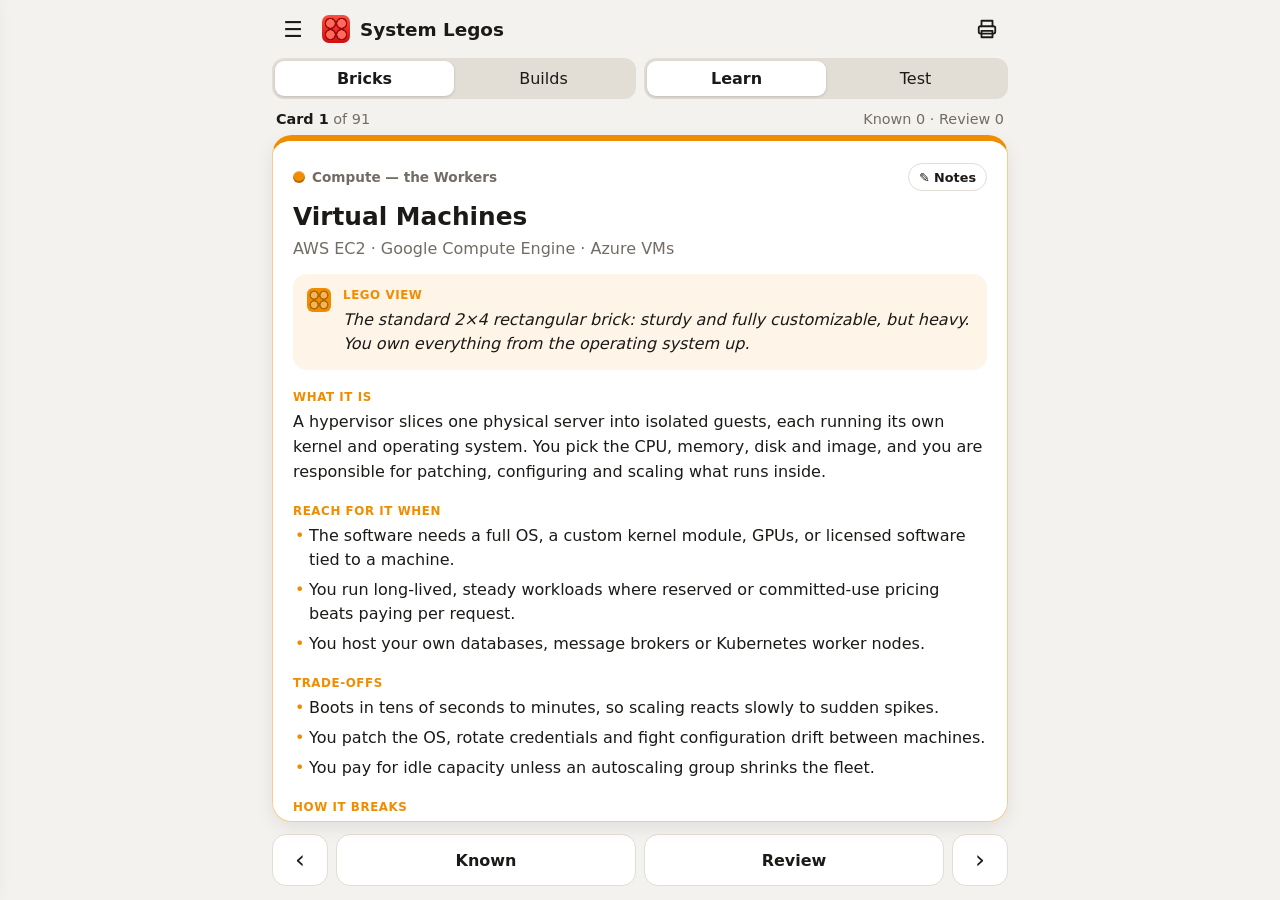
<file: index.html>
<!DOCTYPE html>
<html lang="en">
<head>
    <meta charset="utf-8">
    <title>System Legos</title>
    <meta http-equiv="refresh" content="0; url=web/">
    <link rel="canonical" href="web/">
</head>
<body>
    <p><a href="web/">Open System Legos</a></p>
</body>
</html>
</file>
<file: web/app.css>
:root {
    --lego: #d01012;
    --lego-light: #ff4d3d;
    --bg: #f4f2ee;
    --card: #ffffff;
    --text: #1c1a17;
    --muted: #726c64;
    --faint: #aca59d;
    --line: #e2ddd5;
    --green: #2e9e5b;
    --orange: #e0791f;
    --purple: #8a4fc7;
    --accent: var(--lego);
    --ui: system-ui, -apple-system, "Segoe UI", Roboto, sans-serif;
    color-scheme: light dark;
}

@media (prefers-color-scheme: dark) {
    :root {
        --bg: #141311;
        --card: #211f1c;
        --text: #f1ede7;
        --muted: #a59e95;
        --faint: #6d665f;
        --line: #38342f;
    }
}

* { box-sizing: border-box; }

html, body {
    margin: 0;
    height: 100%;
    background: var(--bg);
    color: var(--text);
    font-family: var(--ui);
    -webkit-tap-highlight-color: transparent;
}

button {
    font: inherit;
    color: inherit;
    cursor: pointer;
}

#app {
    display: flex;
    flex-direction: column;
    height: 100dvh;
    max-width: 760px;
    margin: 0 auto;
    padding: env(safe-area-inset-top) 12px env(safe-area-inset-bottom);
}

.topbar {
    display: flex;
    align-items: center;
    gap: 8px;
    padding: 8px 0 4px;
}

.brand {
    flex: 1;
    display: flex;
    align-items: center;
    gap: 10px;
    font-size: 1.15rem;
    font-weight: 600;
}

/* A 2×2 brick drawn with CSS: a red tile with four studs. */
.logo {
    position: relative;
    width: 28px;
    height: 28px;
    border-radius: 7px;
    background: linear-gradient(var(--lego-light), var(--lego));
    background-image:
        radial-gradient(circle at 30% 30%, #ff6a5c 0 4px, #9e0a0c 4.5px 5.5px, transparent 6px),
        radial-gradient(circle at 70% 30%, #ff6a5c 0 4px, #9e0a0c 4.5px 5.5px, transparent 6px),
        radial-gradient(circle at 30% 70%, #ff6a5c 0 4px, #9e0a0c 4.5px 5.5px, transparent 6px),
        radial-gradient(circle at 70% 70%, #ff6a5c 0 4px, #9e0a0c 4.5px 5.5px, transparent 6px),
        linear-gradient(var(--lego-light), var(--lego));
    flex: none;
}

.icon-btn {
    width: 42px;
    height: 42px;
    border: none;
    border-radius: 12px;
    background: transparent;
    font-size: 1.35rem;
    display: grid;
    place-items: center;
}

.icon-btn:active { background: var(--line); }

.switches {
    display: flex;
    gap: 8px;
    padding: 4px 0;
}

.segmented {
    flex: 1;
    display: flex;
    padding: 3px;
    border-radius: 12px;
    background: var(--line);
}

.segmented button {
    flex: 1;
    padding: 8px 4px;
    border: none;
    border-radius: 9px;
    background: transparent;
    font-weight: 500;
}

.segmented button.on {
    background: var(--card);
    box-shadow: 0 1px 3px rgb(0 0 0 / 0.15);
    font-weight: 600;
}

.status {
    display: flex;
    justify-content: space-between;
    gap: 8px;
    padding: 8px 4px;
    font-size: 0.9rem;
    color: var(--muted);
}

.status strong { color: var(--text); }

main {
    flex: 1;
    min-height: 0;
    display: flex;
}

.card {
    position: relative;
    flex: 1;
    overflow-y: auto;
    padding: 22px 20px 28px;
    border: 1px solid var(--line);
    border-top: 6px solid var(--accent);
    border-radius: 20px;
    background: var(--card);
    box-shadow: 0 6px 18px rgb(0 0 0 / 0.08);
    touch-action: pan-y;
    user-select: text;
}

.card.flipped { border-color: color-mix(in srgb, var(--accent) 45%, transparent); border-top-color: var(--accent); }

.badges {
    display: flex;
    gap: 6px;
    align-items: center;
    min-height: 26px;
    margin-bottom: 12px;
}

.badges .label {
    display: flex;
    align-items: center;
    gap: 7px;
    margin-right: auto;
    min-width: 0;
    font-size: 0.85rem;
    font-weight: 600;
    color: var(--muted);
}

.badges .label span { overflow: hidden; text-overflow: ellipsis; white-space: nowrap; }

.stud {
    flex: none;
    width: 12px;
    height: 12px;
    border-radius: 50%;
    background: var(--dot, var(--accent));
    box-shadow: inset 0 -2px 0 rgb(0 0 0 / 0.25), inset 0 1px 0 rgb(255 255 255 / 0.35);
}

.badge {
    flex: none;
    padding: 2px 9px;
    border-radius: 99px;
    font-size: 0.78rem;
    font-weight: 600;
}

.badge.known { background: color-mix(in srgb, var(--green) 18%, transparent); color: var(--green); }
.badge.review { background: color-mix(in srgb, var(--orange) 18%, transparent); color: var(--orange); }
.badge.notes { background: color-mix(in srgb, var(--purple) 18%, transparent); color: var(--purple); }

.note-btn {
    flex: none;
    min-height: 28px;
    padding: 2px 10px;
    border: 1px solid var(--line);
    border-radius: 99px;
    background: var(--card);
    font-size: 0.8rem;
    font-weight: 600;
}

.card h1 {
    margin: 4px 0 6px;
    font-size: 1.9rem;
    line-height: 1.15;
}

.card.flipped h1 { font-size: 1.55rem; }

.subtitle {
    margin: 0 0 14px;
    color: var(--muted);
    font-size: 1rem;
    line-height: 1.4;
}

.lego-view {
    display: flex;
    gap: 12px;
    margin: 14px 0;
    padding: 14px;
    border-radius: 14px;
    background: color-mix(in srgb, var(--accent) 9%, transparent);
}

.lego-view .logo { width: 24px; height: 24px; border-radius: 6px; background: var(--accent); background-image:
    radial-gradient(circle at 30% 30%, rgb(255 255 255 / 0.35) 0 3px, rgb(0 0 0 / 0.25) 3.5px 4.5px, transparent 5px),
    radial-gradient(circle at 70% 30%, rgb(255 255 255 / 0.35) 0 3px, rgb(0 0 0 / 0.25) 3.5px 4.5px, transparent 5px),
    radial-gradient(circle at 30% 70%, rgb(255 255 255 / 0.35) 0 3px, rgb(0 0 0 / 0.25) 3.5px 4.5px, transparent 5px),
    radial-gradient(circle at 70% 70%, rgb(255 255 255 / 0.35) 0 3px, rgb(0 0 0 / 0.25) 3.5px 4.5px, transparent 5px); }

.lego-view p { margin: 2px 0 0; font-style: italic; line-height: 1.5; }

.block { margin-top: 20px; }

.block h3 {
    margin: 0 0 6px;
    font-size: 0.74rem;
    font-weight: 700;
    letter-spacing: 0.05em;
    text-transform: uppercase;
    color: var(--accent);
}

.block p { margin: 0; line-height: 1.55; }
.block .muted { color: var(--muted); font-size: 0.92rem; }

.block ul { margin: 0; padding: 0; list-style: none; }
.block li { position: relative; padding-left: 16px; margin-bottom: 6px; line-height: 1.5; }
.block li::before { content: "•"; position: absolute; left: 2px; color: var(--accent); }

.block ol { margin: 0; padding: 0; list-style: none; counter-reset: step; }
.block ol li { padding-left: 34px; margin-bottom: 10px; counter-increment: step; }
.block ol li::before {
    content: counter(step);
    left: 0;
    top: 0;
    width: 24px;
    height: 24px;
    border-radius: 50%;
    background: var(--accent);
    color: #fff;
    font-size: 0.8rem;
    font-weight: 700;
    display: grid;
    place-items: center;
}

.chips { display: flex; flex-wrap: wrap; gap: 8px; }

.chip {
    display: inline-flex;
    align-items: center;
    gap: 6px;
    padding: 6px 11px;
    border: 1px solid color-mix(in srgb, var(--dot) 40%, transparent);
    border-radius: 99px;
    background: color-mix(in srgb, var(--dot) 13%, transparent);
    font-size: 0.88rem;
    font-weight: 500;
}

.chip .stud { width: 10px; height: 10px; }

.reading { display: flex; gap: 10px; margin-bottom: 12px; }
.reading .kind { flex: none; width: 22px; text-align: center; }
.reading a { color: var(--accent); font-weight: 600; text-decoration: none; line-height: 1.4; }
.reading a:hover { text-decoration: underline; }
.reading .meta { font-size: 0.8rem; color: var(--muted); margin-top: 2px; }

.my-notes {
    padding: 12px;
    border-radius: 12px;
    background: color-mix(in srgb, var(--purple) 8%, transparent);
    white-space: pre-wrap;
    line-height: 1.5;
}

.block.notes h3 { color: var(--purple); }

.hint {
    margin-top: 28px;
    font-size: 0.9rem;
    color: var(--muted);
    text-align: center;
}

.empty, .summary {
    flex: 1;
    display: flex;
    flex-direction: column;
    align-items: center;
    justify-content: center;
    gap: 10px;
    padding: 24px;
    text-align: center;
    color: var(--muted);
}

.summary .big, .empty .big { font-size: 3.5rem; }
.summary h2, .empty h2 { margin: 0; color: var(--text); }
.summary .score { font-size: 1.3rem; color: var(--text); }
.summary .buttons { display: flex; flex-direction: column; gap: 8px; width: min(320px, 100%); margin-top: 8px; }

.actions {
    display: flex;
    flex-wrap: nowrap;
    align-items: stretch;
    gap: 8px;
    padding: 12px 0 14px;
}

.btn {
    flex: 1;
    min-height: 48px;
    padding: 10px 12px;
    border: 1px solid var(--line);
    border-radius: 14px;
    background: var(--card);
    font-weight: 600;
    white-space: nowrap;
}

.btn:active { filter: brightness(0.93); }
.btn.primary { border-color: var(--lego); background: var(--lego); color: #fff; }
.btn.good { border-color: var(--green); background: var(--green); color: #fff; }
.btn.bad { border-color: var(--orange); color: var(--orange); }
.btn.small { flex: 0 0 auto; min-height: 48px; }
/* Prev / Next: larger tap targets than the old chevron-only .small buttons */
.btn.nav {
    flex: 0 0 auto;
    min-width: 56px;
    min-height: 52px;
    padding: 10px 14px;
    font-size: 1.55rem;
    line-height: 1;
    font-weight: 500;
}
.btn.on-known { color: var(--green); border-color: var(--green); }
.btn.on-review { color: var(--orange); border-color: var(--orange); }
.btn:disabled { opacity: 0.45; }

@media (max-width: 560px) {
    .actions {
        gap: 10px;
        padding: 16px 0 20px;
    }
    .btn {
        min-height: 56px;
        padding: 12px 10px;
        font-size: 1.02rem;
        border-radius: 16px;
    }
    .btn.nav {
        min-width: 72px;
        min-height: 56px;
        padding: 12px 16px;
        font-size: 1.85rem;
    }
    .btn.small {
        min-height: 56px;
        min-width: 56px;
        padding: 12px 14px;
    }
}

.backdrop {
    position: fixed;
    inset: 0;
    background: rgb(0 0 0 / 0.35);
    z-index: 10;
}

.drawer {
    position: fixed;
    inset: 0 auto 0 0;
    z-index: 11;
    display: flex;
    flex-direction: column;
    width: min(380px, 90vw);
    padding-top: env(safe-area-inset-top);
    background: var(--bg);
    box-shadow: 4px 0 24px rgb(0 0 0 / 0.2);
    transform: translateX(-105%);
    transition: transform 0.2s ease;
}

.drawer.open { transform: none; }

.drawer-head {
    display: flex;
    align-items: center;
    padding: 8px 12px;
}

.drawer-body {
    flex: 1;
    overflow-y: auto;
    padding: 0 12px 12px;
}

.drawer-foot {
    padding: 12px 16px calc(12px + env(safe-area-inset-bottom));
    border-top: 1px solid var(--line);
    font-weight: 600;
    text-align: center;
}

.drawer h4, dialog h4 {
    margin: 18px 4px 6px;
    font-size: 0.75rem;
    letter-spacing: 0.05em;
    text-transform: uppercase;
    color: var(--muted);
}

.panel {
    border-radius: 14px;
    background: var(--card);
    overflow: hidden;
}

.row {
    display: flex;
    align-items: center;
    gap: 12px;
    min-height: 46px;
    padding: 8px 14px;
    border-bottom: 1px solid var(--line);
}

.row:last-child { border-bottom: none; }
.row input[type="checkbox"] { width: 20px; height: 20px; accent-color: var(--lego); flex: none; }
.row label, .row .grow { flex: 1; }
.row .count { color: var(--muted); font-size: 0.85rem; }
.row select { font: inherit; padding: 6px; border-radius: 8px; }

.source-head {
    display: flex;
    align-items: center;
    gap: 8px;
    padding: 12px 14px;
    border: none;
    width: 100%;
    background: none;
    font-weight: 700;
    text-align: left;
}

.source-head .chev { transition: transform 0.15s; }
.source-head.collapsed .chev { transform: rotate(-90deg); }
.source-head .count { margin-left: auto; font-weight: 500; color: var(--muted); font-size: 0.85rem; }

.links {
    display: flex;
    gap: 16px;
    padding: 0 14px 8px;
}

.links button {
    padding: 4px 0;
    border: none;
    background: none;
    color: var(--lego);
    font-size: 0.9rem;
}

.menu-btn {
    display: block;
    width: 100%;
    padding: 13px 14px;
    border: none;
    border-bottom: 1px solid var(--line);
    background: none;
    text-align: left;
    color: inherit;
    text-decoration: none;
}

.menu-btn:last-child { border-bottom: none; }
.menu-btn.danger { color: #c9372c; }
.menu-btn:disabled { opacity: 0.45; }

dialog {
    width: min(560px, 94vw);
    max-height: 90dvh;
    padding: 0;
    border: none;
    border-radius: 18px;
    background: var(--bg);
    color: var(--text);
}

dialog::backdrop { background: rgb(0 0 0 / 0.4); }

.dialog-body { padding: 18px; overflow-y: auto; }
.dialog-body h2 { margin: 0 0 4px; font-size: 1.2rem; }
.dialog-body > p { margin: 0 0 12px; color: var(--muted); font-size: 0.92rem; }
.dialog-body h4 { margin: 12px 0 6px; }

.dialog-body textarea {
    width: 100%;
    min-height: 220px;
    padding: 10px;
    border: 1px solid var(--line);
    border-radius: 10px;
    background: var(--card);
    color: var(--text);
    font: inherit;
    font-size: 1rem;
    line-height: 1.5;
}

.dialog-body .peek-lego { font-style: italic; color: var(--muted); margin: 6px 0 10px; line-height: 1.5; }
.dialog-body .peek-summary { line-height: 1.55; margin: 0; }

.dialog-actions {
    display: flex;
    flex-wrap: wrap;
    gap: 8px;
    padding: 12px 18px 18px;
}

#print-area { display: none; }

@media print {
    @page { margin: 16mm 14mm; }

    body { background: #fff; color: #000; }
    #app, .drawer, .backdrop, dialog { display: none !important; }

    #print-area {
        display: block;
        font-family: var(--ui);
        font-size: 10.5pt;
    }

    #print-area h1 { margin: 0; font-size: 18pt; }
    #print-area .count { margin: 2pt 0 10pt; color: #555; }
    #print-area h2 { margin: 14pt 0 6pt; padding-bottom: 3pt; border-bottom: 1px solid #b0100f; color: #b0100f; font-size: 13pt; break-after: avoid; }
    #print-area .pc { margin: 0 0 10pt; padding-bottom: 8pt; border-bottom: 1px solid #ddd; break-inside: avoid; }
    #print-area .pc-title { font-size: 12pt; font-weight: 700; }
    #print-area .pc-sub { color: #555; margin: 1pt 0 3pt; }
    #print-area .pc-lego { font-style: italic; margin: 3pt 0; }
    #print-area p { margin: 3pt 0; line-height: 1.4; }
    #print-area b { color: #b0100f; font-size: 8.5pt; letter-spacing: 0.03em; }
    #print-area ul, #print-area ol { margin: 2pt 0 4pt; padding-left: 16pt; }
    #print-area li { margin: 1pt 0; line-height: 1.35; }
    #print-area .pc-links li { font-size: 9pt; color: #333; }
}
</file>
